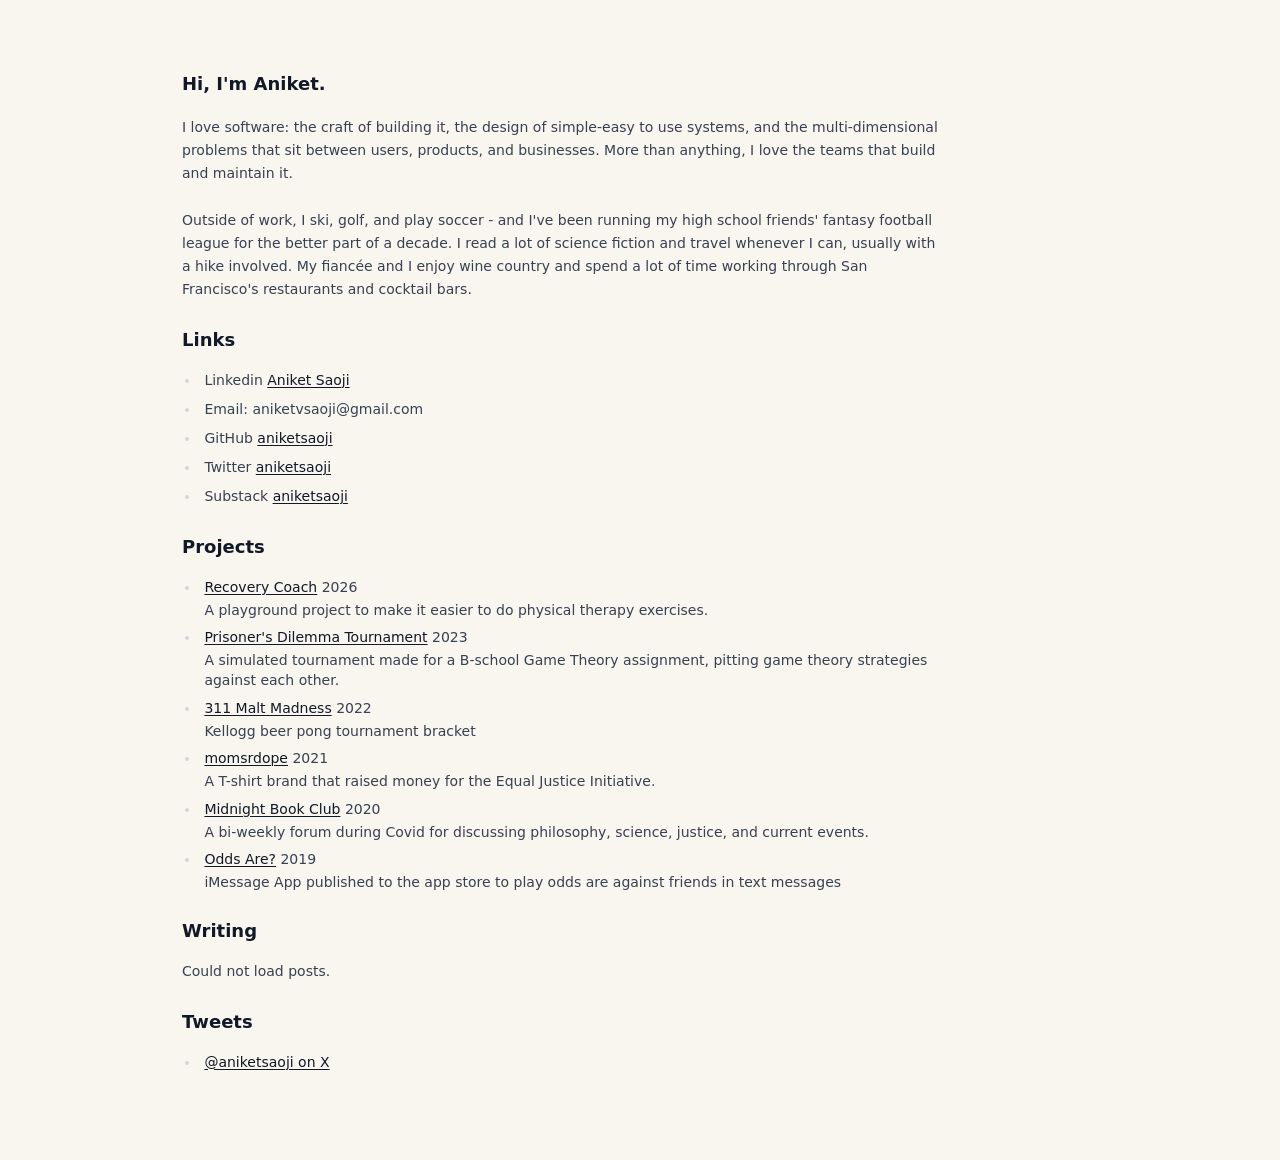
<file: index.html>
<!DOCTYPE html>
<html lang="en">
<head>
  <meta charset="UTF-8">
  <meta name="viewport" content="width=device-width, initial-scale=1.0">
  <title>Aniket Saoji</title>
  <link rel="stylesheet" href="main.css">
</head>
<body class="home">
  <main class="home-container">
    <header class="home-header">
      <h1>Hi, I'm Aniket.</h1>
    </header>

    <section class="home-intro" aria-label="Introduction">
      <p>I love software: the craft of building it, the design of simple-easy to use systems, and the multi-dimensional problems that sit between users, products, and businesses. More than anything, I love the teams that build and maintain it.</p>
      <br>
      <p>Outside of work, I ski, golf, and play soccer - and I've been running my high school friends' fantasy football league for the better part of a decade. I read a lot of science fiction and travel whenever I can, usually with a hike involved. My fiancée and I enjoy wine country and spend a lot of time working through San Francisco's restaurants and cocktail bars.</p>
    </section>
    <section id="links" class="home-section">
      <h2>Links</h2>
      <ul class="link-list">
        <li>Linkedin <a href="https://www.linkedin.com/in/aniket-saoji/">Aniket Saoji</a></li>
        <li>Email: aniketvsaoji@gmail.com</li>
        <li>GitHub <a href="https://github.com/aniketsaoji" target="_blank" rel="noopener">aniketsaoji</a></li>
        <li>Twitter <a href="https://x.com/aniketsaoji" target="_blank" rel="noopener">aniketsaoji</a></li>
        <li>Substack <a href="https://aniketsaoji.substack.com" target="_blank" rel="noopener">aniketsaoji</a></li>
      </ul>
    </section>

    <section id="projects" class="home-section">
      <h2>Projects</h2>
      <ul class="link-list project-list">
        <li>
          <a href="https://aniketsaoji.github.io/recovery-coach/">Recovery Coach</a> <span class="project-year">2026</span>
          <span>A playground project to make it easier to do physical therapy exercises.</span>
        </li>
        <li>
          <a href="prisoner_dilemma_tournament.html">Prisoner's Dilemma Tournament</a> <span class="project-year">2023</span>
          <span>A simulated tournament made for a B-school Game Theory assignment, pitting game theory strategies against each other.</span>
        </li>
        <li>
          <a href="beer-pong.html">311 Malt Madness</a> <span class="project-year">2022</span>
          <span>Kellogg beer pong tournament bracket</span>
        </li>
        <li>
          <a href="https://momsrdope.com" target="_blank" rel="noopener">momsrdope</a> <span class="project-year">2021</span>
          <span>A T-shirt brand that raised money for the Equal Justice Initiative.</span>
        </li>
        <li>
          <a href="https://midnightbook.club" target="_blank" rel="noopener">Midnight Book Club</a> <span class="project-year">2020</span>
          <span>A bi-weekly forum during Covid for discussing philosophy, science, justice, and current events.</span>
        </li>
        <li>
          <a href="https://aniketsaoji.github.io/OddsAre/">Odds Are?</a> <span class="project-year">2019</span>
          <span>iMessage App published to the app store to play odds are against friends in text messages</span>
        </li>
      </ul>
    </section>

    <section id="writing" class="home-section">
      <h2>Writing</h2>
      <div id="substack-posts">Loading posts...</div>
    </section>

    <section class="home-section home-twitter">
      <h2>Tweets</h2>
      <div id="tweets-list"></div>
      <script>
        (async () => {
          const container = document.getElementById('tweets-list');
          try {
            const res = await fetch('tweets.json');
            const tweets = (await res.json()).slice(0, 3);
            if (!tweets.length) {
              container.innerHTML = '<ul class="link-list"><li><a href="https://x.com/aniketsaoji" target="_blank" rel="noopener">@aniketsaoji on X</a></li></ul>';
              return;
            }
            container.innerHTML = `<ul class="link-list tweet-list">${tweets.map(t => {
              const date = t.pubDate ? new Date(t.pubDate).toLocaleDateString('en-US', { month: 'short', day: 'numeric', year: 'numeric' }) : '';
              return `<li>
                <a href="${t.link}" target="_blank" rel="noopener">${t.title}</a>
                ${date ? `<span>${date}</span>` : ''}
              </li>`;
            }).join('')}</ul>`;
          } catch {
            container.innerHTML = '<ul class="link-list"><li><a href="https://x.com/aniketsaoji" target="_blank" rel="noopener">@aniketsaoji on X</a></li></ul>';
          }
        })();
      </script>
    </section>
  </main>

  <script>
    (async () => {
      const rss = encodeURIComponent('https://aniketsaoji.substack.com/feed');
      const url = `https://api.rss2json.com/v1/api.json?rss_url=${rss}`;
      try {
        const res = await fetch(url);
        const data = await res.json();
        const posts = data.items || [];
        const container = document.getElementById('substack-posts');
        if (!posts.length) {
          container.textContent = 'No posts yet.';
          return;
        }
        container.innerHTML = `<ul class="link-list writing-list">${posts.map(p => `
          <li>
            <a href="${p.link}" target="_blank" rel="noopener">${p.title}</a>
            <span>${new Date(p.pubDate).toLocaleDateString('en-US', { month: 'short', day: 'numeric', year: 'numeric' })}</span>
          </li>
        `).join('')}</ul>`;
      } catch {
        document.getElementById('substack-posts').textContent = 'Could not load posts.';
      }
    })();
  </script>
</body>
</html>
</file>
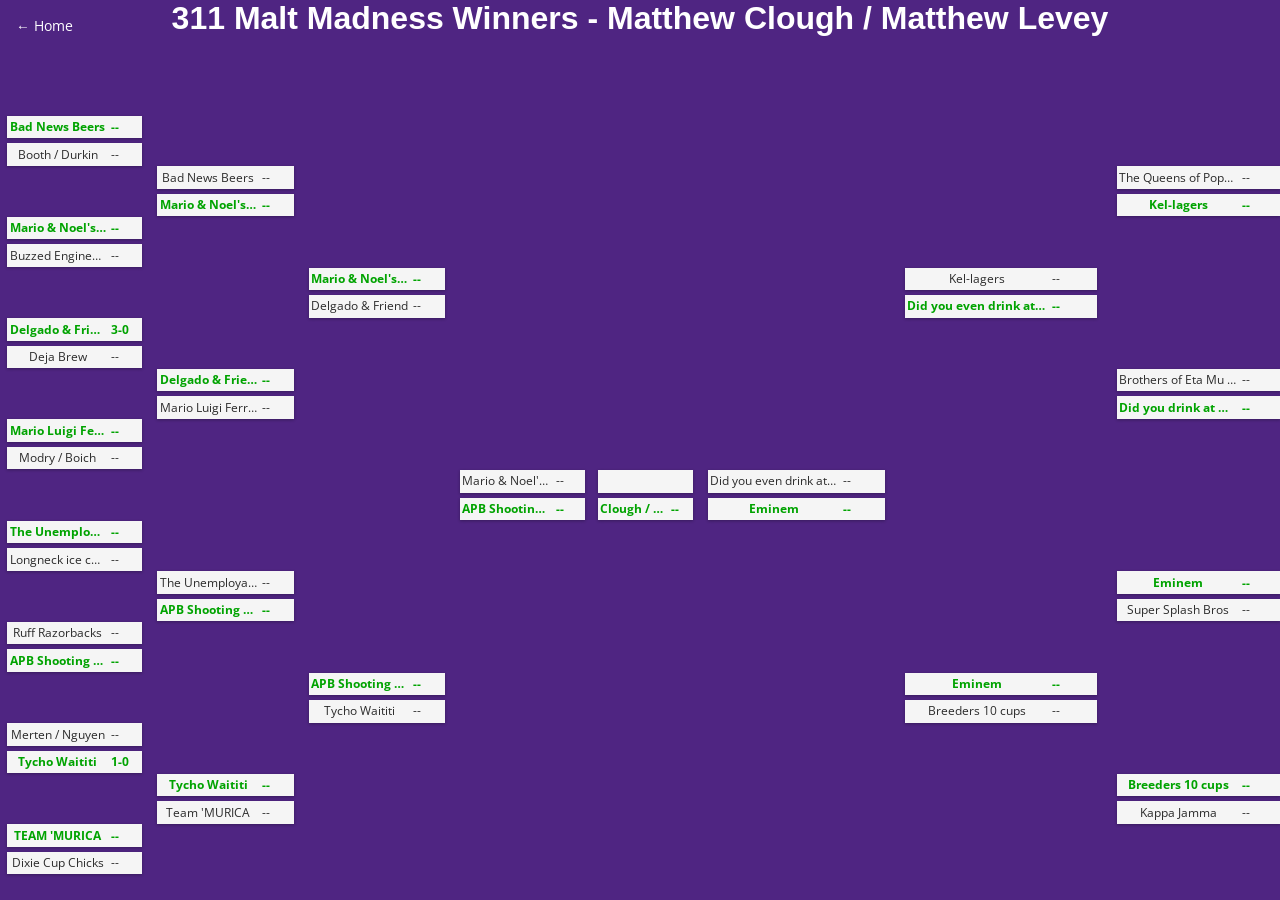
<file: beer-pong.html>
<!DOCTYPE html>
<html lang="en">
<head>
  <link rel="stylesheet" type="text/css" href="main.css">
  <meta name="viewport" content="width=device-width, initial-scale=1.0">
  <title>311 Malt Madness</title>
</head>
<body>
<div class="header">
  <a href="/" style="color:white; font-family:'Open Sans',sans-serif; font-size:0.85rem; text-decoration:none; position:absolute; top:1rem; left:1rem;">&larr; Home</a>
  <h1 style="color:white;">311 Malt Madness Winners - Matthew Clough / Matthew Levey</h1>
</div>
<div class="bracket-container">
  <div class="bracket-level">
      
      <div class="bracket-matchup">
    
      <div class="bracket-team winner">
        <div class="bracket-name">Bad News Beers</div><div class="bracket-score">--</div>
      </div>
      <div class="bracket-team">
        <div class="bracket-name">Booth / Durkin</div><div class="bracket-score">--</div>
      </div>
    </div>
      <div class="bracket-matchup">
      <div class="bracket-team winner">
        <div class="bracket-name">Mario & Noel's fathers</div><div class="bracket-score">--</div>
      </div>
      <div class="bracket-team">
        <div class="bracket-name">Buzzed Engineers</div><div class="bracket-score">--</div>
      </div>
    </div>
      <div class="bracket-matchup">
      <div class="bracket-team winner">
        <div class="bracket-name">Delgado & Friend</div><div class="bracket-score">3-0</div>
      </div>
      <div class="bracket-team">
        <div class="bracket-name">Deja Brew</div><div class="bracket-score">--</div>
      </div>
    </div>
    <div class="bracket-matchup">
      <div class="bracket-team winner">
        <div class="bracket-name">Mario Luigi Ferrari</div><div class="bracket-score">--</div>
      </div>
      <div class="bracket-team">
        <div class="bracket-name">Modry / Boich</div><div class="bracket-score">--</div>
      </div>
    </div>
    <div class="bracket-matchup">
      <div class="bracket-team winner">
        <div class="bracket-name">The Unemployables</div><div class="bracket-score">--</div>
      </div>
      <div class="bracket-team">
        <div class="bracket-name">Longneck ice cold beer</div><div class="bracket-score">--</div>
      </div>
    </div>
    <div class="bracket-matchup">
      <div class="bracket-team">
        <div class="bracket-name">Ruff Razorbacks</div><div class="bracket-score">--</div>
      </div>
      <div class="bracket-team winner">
        <div class="bracket-name">APB Shooting Stars</div><div class="bracket-score">--</div>
      </div>
    </div>
    <div class="bracket-matchup">
      <div class="bracket-team">
        <div class="bracket-name">Merten / Nguyen</div><div class="bracket-score">--</div>
      </div>
      <div class="bracket-team winner">
        <div class="bracket-name">Tycho Waititi</div><div class="bracket-score">1-0</div>
      </div>
    </div>
    <div class="bracket-matchup">
      <div class="bracket-team winner">
        <div class="bracket-name">TEAM 'MURICA</div><div class="bracket-score">--</div>
      </div>
      <div class="bracket-team">
        <div class="bracket-name">Dixie Cup Chicks</div><div class="bracket-score">--</div>
      </div>
    </div>
  </div>
    
  <div class="bracket-level">
      
    <div class="bracket-matchup">
      <div class="bracket-team">
        <div class="bracket-name">Bad News Beers</div><div class="bracket-score">--</div>
      </div>
      <div class="bracket-team winner">
        <div class="bracket-name">Mario & Noel's Fathers</div><div class="bracket-score">--</div>
      </div>
    </div>
    <div class="bracket-matchup">
      <div class="bracket-team winner">
        <div class="bracket-name">Delgado & Friend</div><div class="bracket-score">--</div>
      </div>
      <div class="bracket-team">
        <div class="bracket-name">Mario Luigi Ferrari</div><div class="bracket-score">--</div>
      </div>
    </div>
    <div class="bracket-matchup">
      <div class="bracket-team">
        <div class="bracket-name">The Unemployables</div><div class="bracket-score">--</div>
      </div>
      <div class="bracket-team winner">
        <div class="bracket-name">APB Shooting Stars</div><div class="bracket-score">--</div>
      </div>
    </div>
    <div class="bracket-matchup">
      <div class="bracket-team winner">
        <div class="bracket-name">Tycho Waititi</div><div class="bracket-score">--</div>
      </div>
      <div class="bracket-team">
        <div class="bracket-name">Team 'MURICA</div><div class="bracket-score">--</div>
      </div>
    </div>
  </div>
  <div class="bracket-level">
    
    <div class="bracket-matchup">
      <div class="bracket-team winner">
        <div class="bracket-name">Mario & Noel's Fathers</div>
       <div class="bracket-score">--</div>
      </div>
      <div class="bracket-team">
        <div class="bracket-name">Delgado & Friend</div><div class="bracket-score">--</div>
      </div>
    </div>
    <div class="bracket-matchup">
      <div class="bracket-team winner">
        <div class="bracket-name">APB Shooting Stars</div><div class="bracket-score">--</div>
      </div>
      <div class="bracket-team loser">
        <div class="bracket-name">Tycho Waititi</div><div class="bracket-score">--</div>
      </div>
    </div>
  </div>
  <div class="bracket-level">
      
    <div class="bracket-matchup">
      <div class="bracket-team">
        <div class="bracket-name">Mario & Noel's Father</div><div class="bracket-score">--</div>
      </div>
      <div class="bracket-team winner">
        <div class="bracket-name">APB Shooting Stars</div><div class="bracket-score">--</div>
      </div>
    </div>
  </div>
  <div class="bracket-level">
    
    <div class="bracket-matchup">
      <div class="bracket-team">
        <div class="bracket-name"></div>
        <div class="bracket-score"></div>
      </div>
      <div class="bracket-team winner">
        <div class="bracket-name">Clough / Levey</div>
        <div class="bracket-score">--</div>
      </div>
    </div>
  </div>
  <div class="bracket-level">
    <div class="bracket-matchup">
      <div class="bracket-team">
          <div class="bracket-name">Did you even drink at West Point</div><div class="bracket-score">--</div>
      </div>
      <div class="bracket-team winner">
          <div class="bracket-name">Eminem</div><div class="bracket-score">--</div>
      </div>
    </div>
  </div>
  <div class="bracket-level">
    <div class="bracket-matchup">
      <div class="bracket-team">
          <div class="bracket-name">Kel-lagers</div><div class="bracket-score">--</div>
      </div>
      <div class="bracket-team winner">
          <div class="bracket-name">Did you even drink at West Point</div><div class="bracket-score">--</div>
      </div>
    </div>
    <div class="bracket-matchup">
      <div class="bracket-team winner">
          <div class="bracket-name">Eminem</div><div class="bracket-score">--</div>
      </div>
      <div class="bracket-team">
          <div class="bracket-name">Breeders 10 cups</div><div class="bracket-score">--</div>
      </div>
    </div>
  </div>
  <div class="bracket-level">
    <div class="bracket-matchup">
      <div class="bracket-team">
          <div class="bracket-name">The Queens of Pop-a-shot</div><div class="bracket-score">--</div>
      </div>
      <div class="bracket-team winner">
          <div class="bracket-name">Kel-lagers</div><div class="bracket-score">--</div>
      </div>
    </div>
    <div class="bracket-matchup">
      <div class="bracket-team">
          <div class="bracket-name">Brothers of Eta Mu Alph</div><div class="bracket-score">--</div>
      </div>
      <div class="bracket-team winner">
          <div class="bracket-name">Did you drink at West Point</div><div class="bracket-score">--</div>
      </div>
    </div>
    <div class="bracket-matchup">
      <div class="bracket-team winner">
          <div class="bracket-name">Eminem</div><div class="bracket-score">--</div>
      </div>
      <div class="bracket-team">
          <div class="bracket-name">Super Splash Bros</div><div class="bracket-score">--</div>
      </div>
    </div>
    <div class="bracket-matchup">
      <div class="bracket-team winner">
          <div class="bracket-name">Breeders 10 cups</div><div class="bracket-score">--</div>
      </div>
      <div class="bracket-team">
          <div class="bracket-name">Kappa Jamma</div><div class="bracket-score">--</div>
      </div>
    </div>
  </div>
  <div class="bracket-level">
    <div class="bracket-matchup">
      <div class="bracket-team">
          <div class="bracket-name">Val-beer-ian Steel</div><div class="bracket-score">--</div>
      </div>
      <div class="bracket-team winner">
          <div class="bracket-name">The Queens of Pop-a-shot</div><div class="bracket-score">--</div>
      </div>
    </div>
    <div class="bracket-matchup">
      <div class="bracket-team winner">
          <div class="bracket-name">Kel-lagers</div><div class="bracket-score">--</div>
      </div>
      <div class="bracket-team">
          <div class="bracket-name">Baddies Who Ball 💋🏀</div><div class="bracket-score">--</div>
      </div>
    </div>
    <div class="bracket-matchup">
      <div class="bracket-team">
          <div class="bracket-name">Automatic</div><div class="bracket-score">--</div>
      </div>
      <div class="bracket-team winner">
          <div class="bracket-name">Brothers of Eta Mu Alpha</div><div class="bracket-score">--</div>
      </div>
    </div>
    <div class="bracket-matchup">
      <div class="bracket-team">
          <div class="bracket-name">1% evil, 99% hot gas</div><div class="bracket-score">--</div>
      </div>
      <div class="bracket-team winner">
          <div class="bracket-name">Did you drink at West Point?</div><div class="bracket-score">--</div>
      </div>
    </div>
    <div class="bracket-matchup">
      <div class="bracket-team winner">
          <div class="bracket-name">Eminem</div><div class="bracket-score">--</div>
      </div>
      <div class="bracket-team">
          <div class="bracket-name">Oh Kunaal</div><div class="bracket-score">--</div>
      </div>
    </div>
        <div class="bracket-matchup">
      <div class="bracket-team">
          <div class="bracket-name">Brew-talize n' Que up the next</div><div class="bracket-score">--</div>
      </div>
      <div class="bracket-team winner">
          <div class="bracket-name">Super Splash Bros</div><div class="bracket-score">--</div>
      </div>
    </div>
    <div class="bracket-matchup">
      <div class="bracket-team">
          <div class="bracket-name">That don't impress me much</div><div class="bracket-score">--</div>
      </div>
      <div class="bracket-team winner">
          <div class="bracket-name">Breeders 10 cups</div><div class="bracket-score">--</div>

      </div>
    </div>
    <div class="bracket-matchup">
      <div class="bracket-team">
          <div class="bracket-name">Simcoe Mode</div><div class="bracket-score">--</div>
      </div>
      <div class="bracket-team winner">
          <div class="bracket-name">Kappa Jamma</div><div class="bracket-score">--</div>
      </div>
    </div>
  </div>
</div>
    </html>
</file>
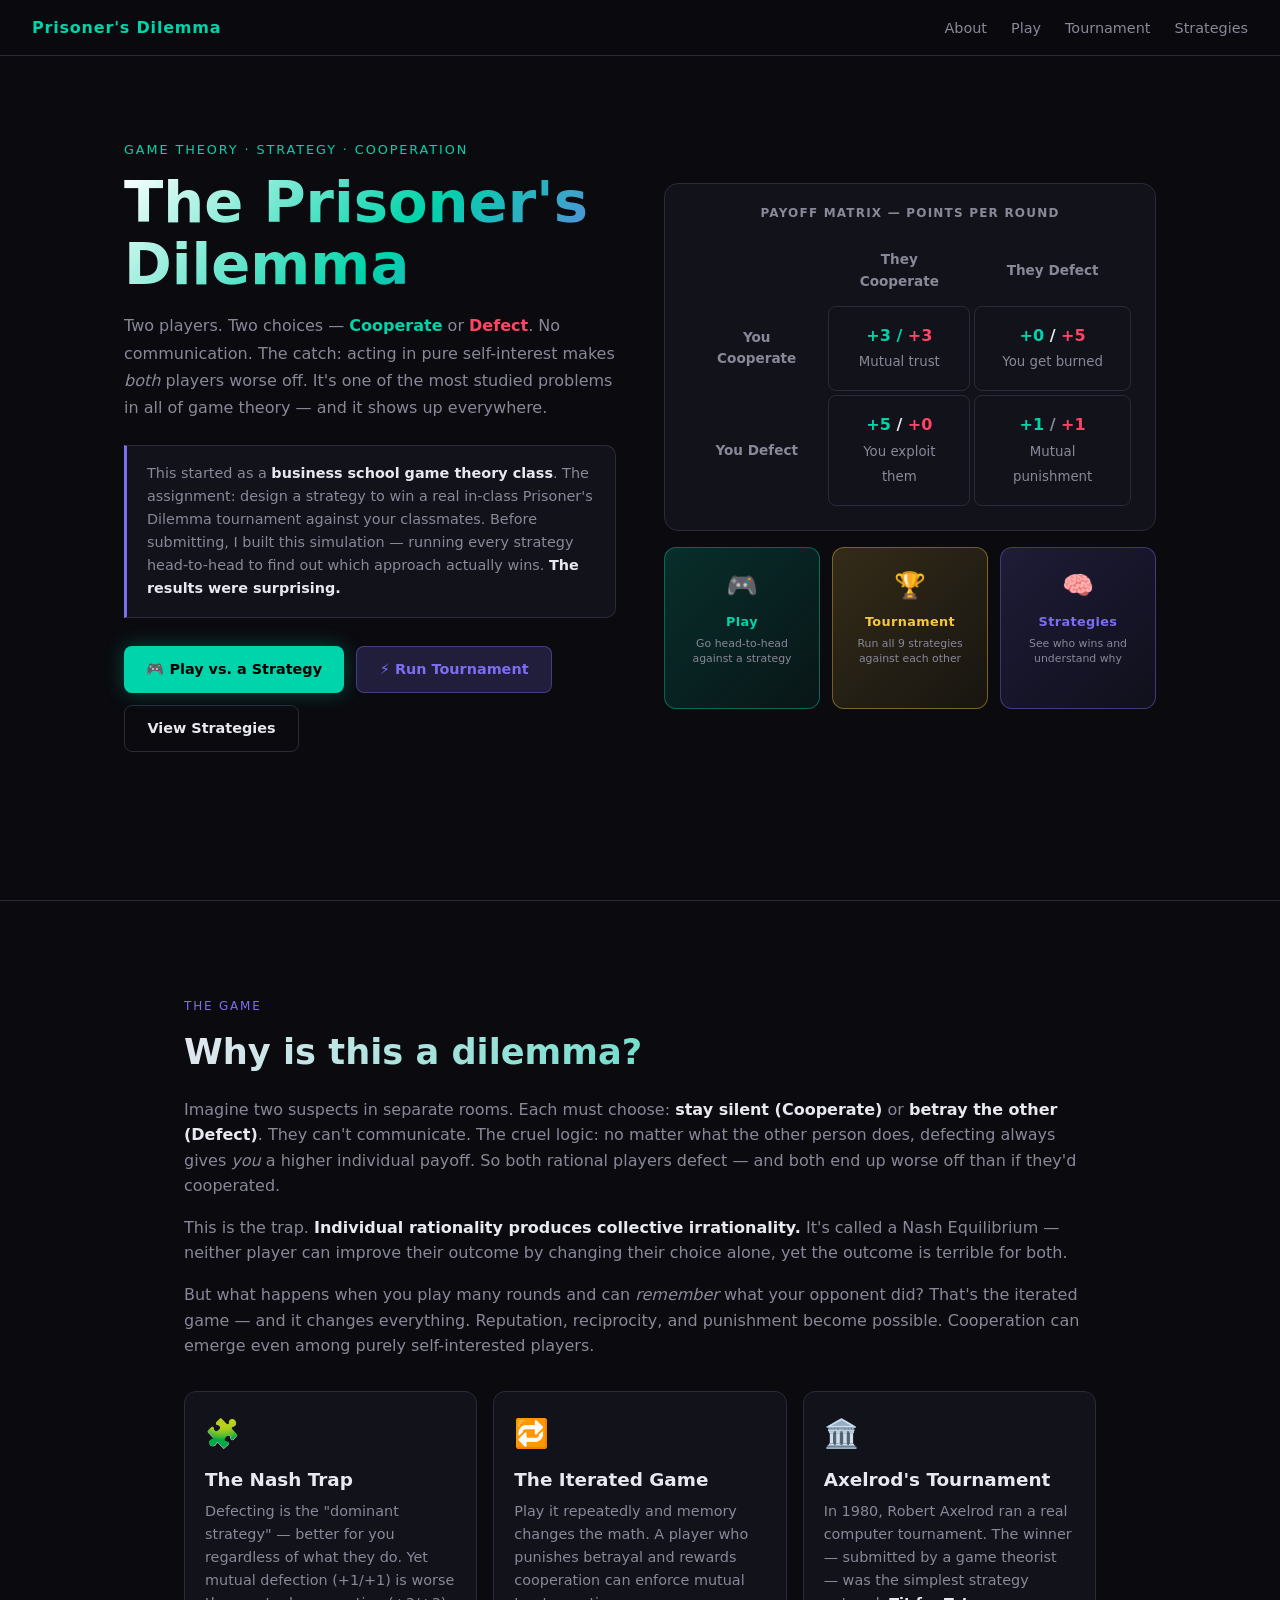
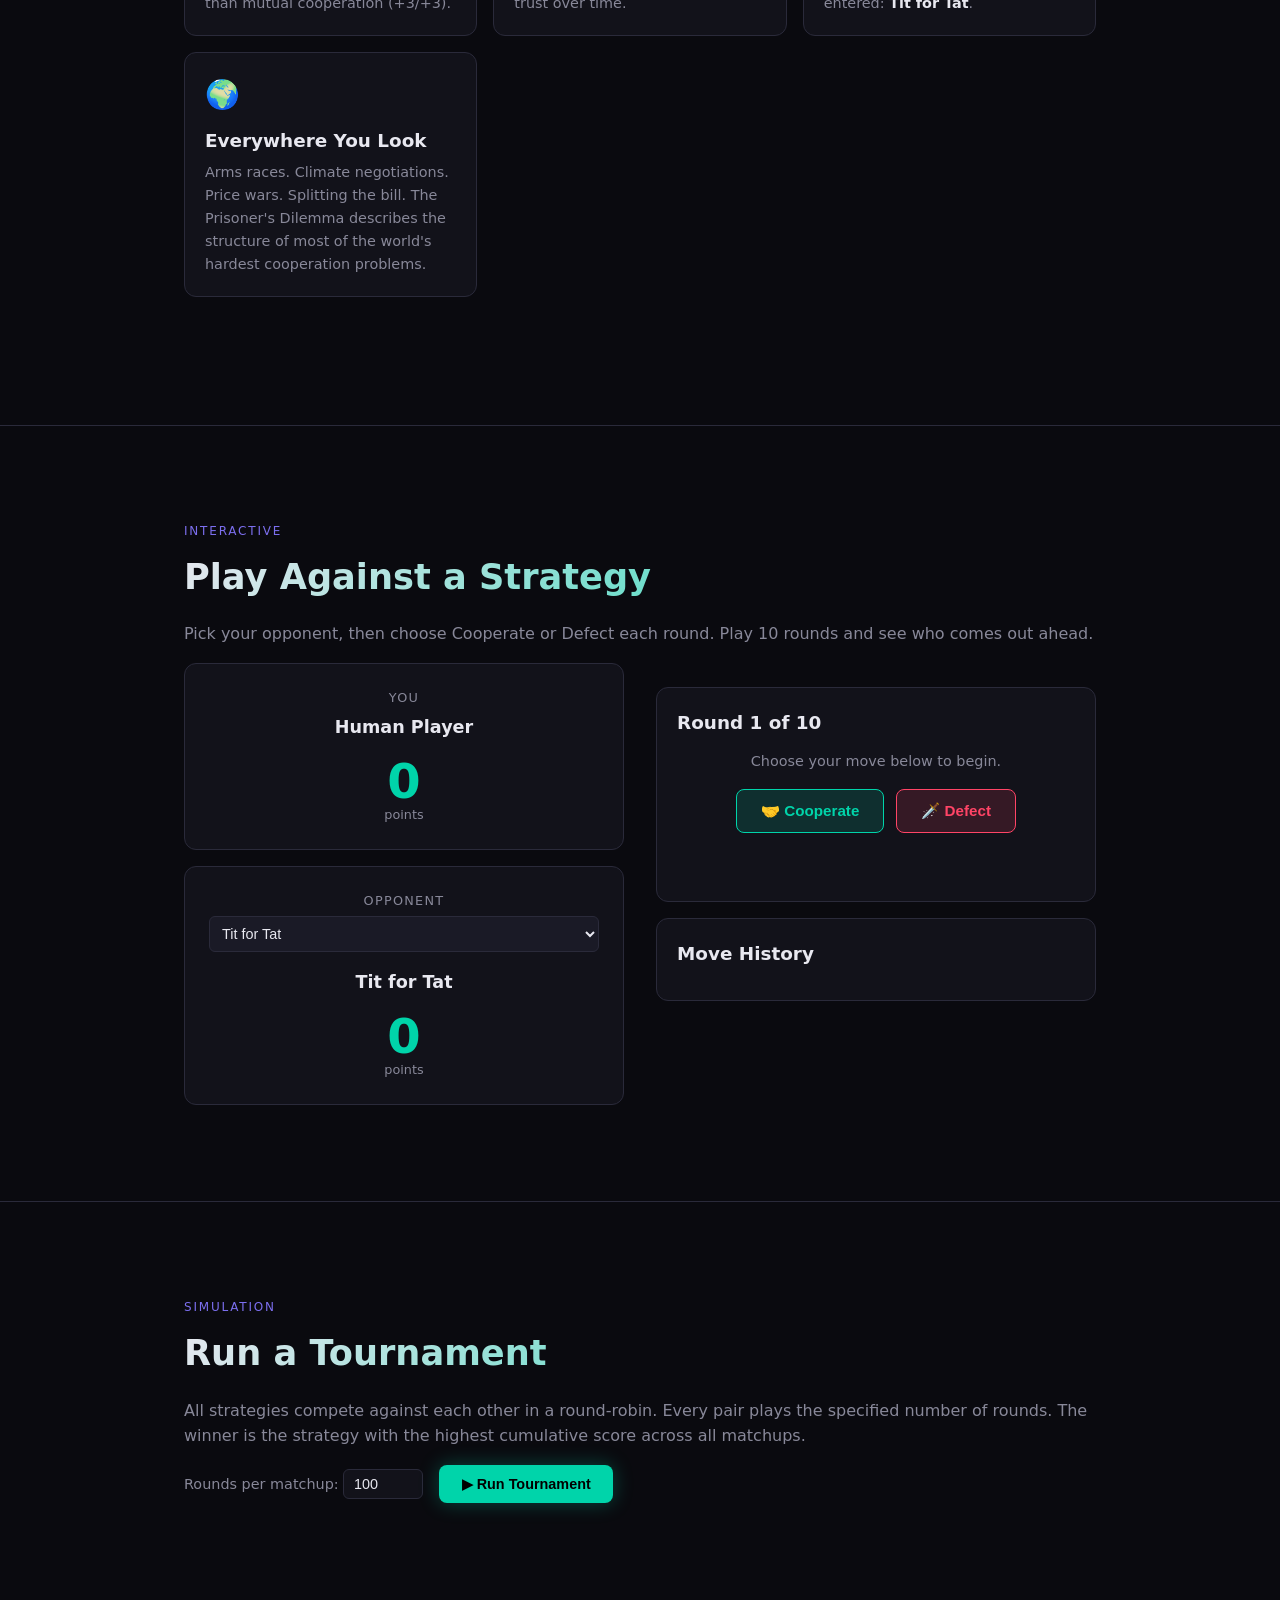
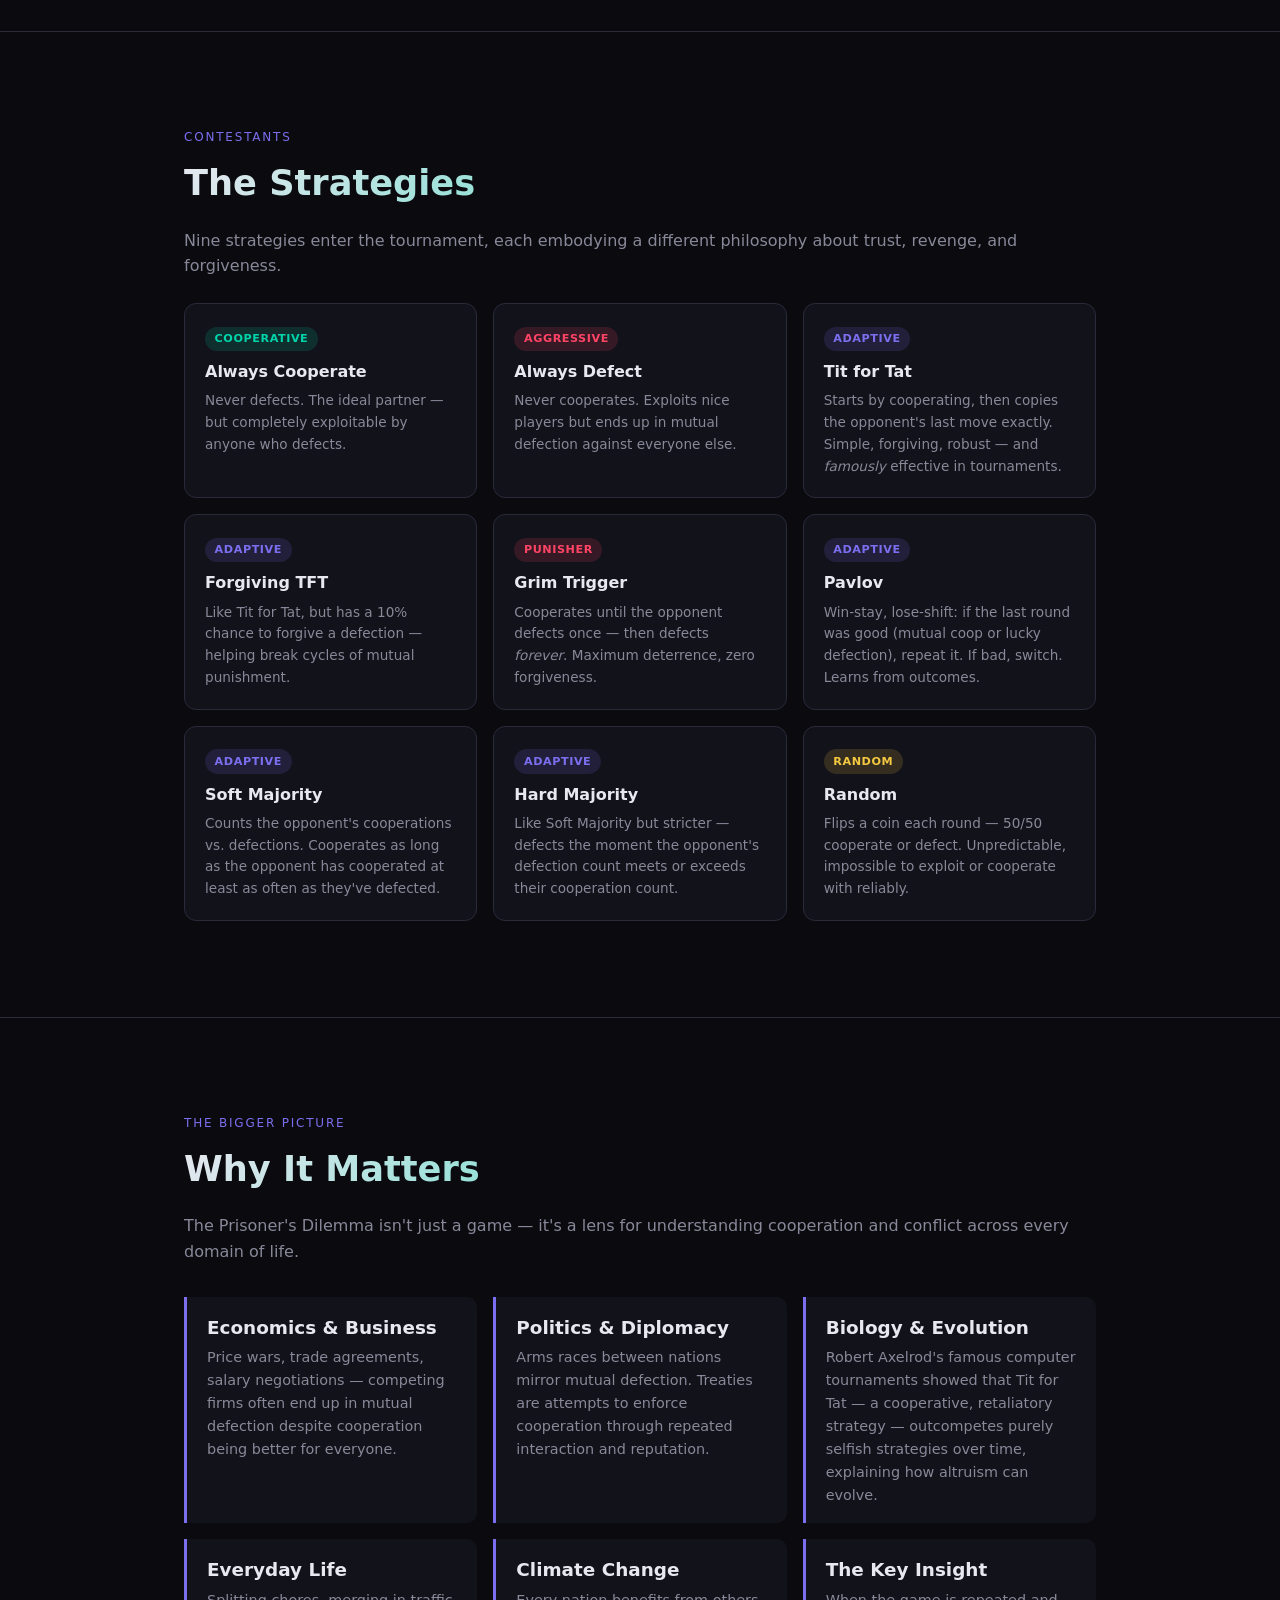
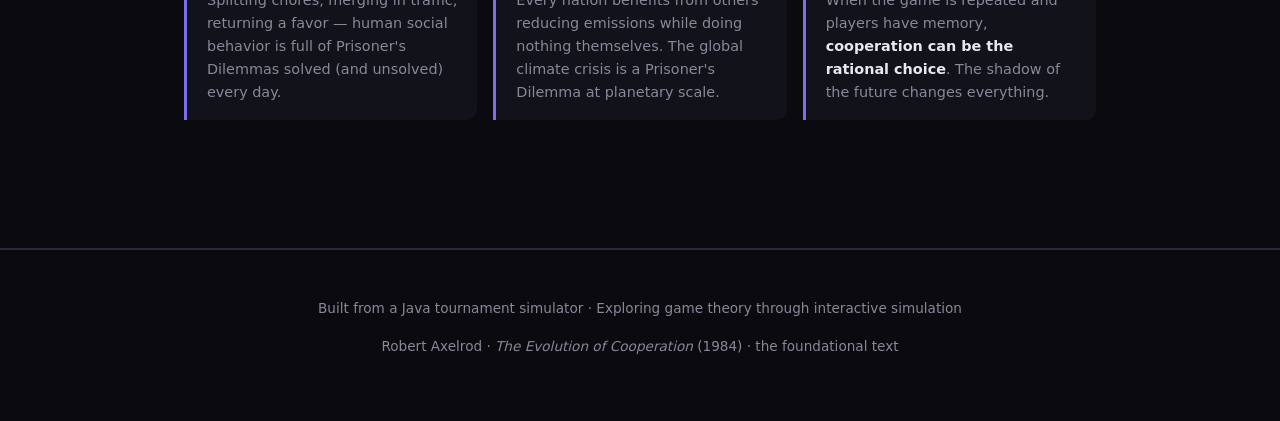
<file: prisoner_dilemma_tournament.html>
<!DOCTYPE html>
<html lang="en">
<head>
<meta charset="UTF-8" />
<meta name="viewport" content="width=device-width, initial-scale=1.0" />
<title>The Prisoner's Dilemma</title>
<style>
  :root {
    --bg: #0a0a0f;
    --surface: #12121a;
    --surface2: #1a1a26;
    --border: #2a2a3a;
    --coop: #00d4aa;
    --defect: #ff4466;
    --accent: #7c6fef;
    --text: #e8e8f0;
    --muted: #888899;
    --gold: #f5c842;
  }

  * { box-sizing: border-box; margin: 0; padding: 0; }

  body {
    background: var(--bg);
    color: var(--text);
    font-family: 'Segoe UI', system-ui, sans-serif;
    line-height: 1.6;
  }

  /* ─── NAVBAR ─── */
  nav {
    position: fixed; top: 0; left: 0; right: 0; z-index: 100;
    background: rgba(10,10,15,0.85);
    backdrop-filter: blur(10px);
    border-bottom: 1px solid var(--border);
    display: flex; align-items: center; justify-content: space-between;
    padding: 0 2rem; height: 56px;
  }
  nav .logo { font-weight: 700; font-size: 1rem; color: var(--coop); letter-spacing: 0.05em; }
  nav ul { list-style: none; display: flex; gap: 1.5rem; }
  nav ul a { color: var(--muted); text-decoration: none; font-size: 0.9rem; transition: color 0.2s; }
  nav ul a:hover { color: var(--text); }

  /* ─── SECTIONS ─── */
  section { padding: 6rem 1.5rem; max-width: 960px; margin: 0 auto; }
  section:first-of-type { padding-top: 8rem; }

  h2 {
    font-size: clamp(1.6rem, 4vw, 2.2rem);
    font-weight: 700; margin-bottom: 1rem;
    background: linear-gradient(135deg, var(--text) 0%, var(--coop) 100%);
    -webkit-background-clip: text; -webkit-text-fill-color: transparent;
  }
  h3 { font-size: 1.15rem; font-weight: 600; margin-bottom: 0.5rem; }
  p { color: var(--muted); margin-bottom: 1rem; }
  p strong { color: var(--text); }

  /* ─── HERO ─── */
  #hero {
    min-height: 100vh;
    padding: 56px 1.5rem 4rem;
    max-width: 1080px;
    margin: 0 auto;
    display: grid;
    grid-template-columns: 1fr 1fr;
    gap: 3rem;
    align-items: center;
  }
  @media (max-width: 760px) {
    #hero { grid-template-columns: 1fr; padding-top: 72px; }
    #hero .hero-right { display: none; }
  }
  #hero .eyebrow {
    font-size: 0.8rem; letter-spacing: 0.15em; text-transform: uppercase;
    color: var(--coop); margin-bottom: 0.75rem; display: block;
  }
  #hero h1 {
    font-size: clamp(2.2rem, 5vw, 3.6rem);
    font-weight: 800; line-height: 1.08;
    background: linear-gradient(135deg, #fff 0%, var(--coop) 55%, var(--accent) 100%);
    -webkit-background-clip: text; -webkit-text-fill-color: transparent;
    margin-bottom: 1rem;
  }
  #hero .subtitle {
    font-size: 1rem; color: var(--muted); margin-bottom: 1.5rem; line-height: 1.7;
  }
  .origin-box {
    background: var(--surface); border: 1px solid var(--border);
    border-left: 3px solid var(--accent);
    border-radius: 0 10px 10px 0;
    padding: 1rem 1.25rem; margin-bottom: 1.75rem;
    font-size: 0.9rem; color: var(--muted); line-height: 1.6;
  }
  .origin-box strong { color: var(--text); }
  .hero-btns { display: flex; gap: 0.75rem; flex-wrap: wrap; }
  .btn {
    padding: 0.7rem 1.4rem; border-radius: 8px; font-size: 0.9rem;
    font-weight: 600; cursor: pointer; border: none; text-decoration: none;
    transition: transform 0.15s, box-shadow 0.15s;
    display: inline-flex; align-items: center; gap: 0.4rem;
  }
  .btn:active { transform: scale(0.97); }
  .btn-primary {
    background: var(--coop); color: #000;
    box-shadow: 0 0 20px rgba(0,212,170,0.3);
  }
  .btn-primary:hover { box-shadow: 0 0 32px rgba(0,212,170,0.5); }
  .btn-accent {
    background: rgba(124,111,239,0.2); color: var(--accent);
    border: 1px solid rgba(124,111,239,0.4);
  }
  .btn-accent:hover { background: rgba(124,111,239,0.35); }
  .btn-outline {
    background: transparent; color: var(--text);
    border: 1px solid var(--border);
  }
  .btn-outline:hover { border-color: var(--coop); color: var(--coop); }

  /* hero right panel */
  .hero-right { display: flex; flex-direction: column; gap: 1rem; }
  .hero-matrix-wrap {
    background: var(--surface); border: 1px solid var(--border);
    border-radius: 14px; padding: 1.25rem;
  }
  .hero-matrix-wrap h4 {
    font-size: 0.75rem; letter-spacing: 0.1em; text-transform: uppercase;
    color: var(--muted); margin-bottom: 0.75rem; text-align: center;
  }
  .hero-cta-trio { display: grid; grid-template-columns: 1fr 1fr 1fr; gap: 0.75rem; }
  .trio-card {
    position: relative; overflow: hidden;
    border-radius: 12px; padding: 1.1rem 0.75rem 1rem; text-align: center;
    text-decoration: none;
    display: block; cursor: pointer;
    transition: transform 0.2s, box-shadow 0.2s;
  }
  .trio-card::before {
    content: ''; position: absolute; inset: 0;
    opacity: 0; transition: opacity 0.25s;
    border-radius: 12px;
  }
  .trio-card:hover { transform: translateY(-3px); }
  .trio-card:active { transform: scale(0.97); }

  .trio-card.t-play {
    background: linear-gradient(135deg, rgba(0,212,170,0.18) 0%, rgba(0,212,170,0.06) 100%);
    border: 1px solid rgba(0,212,170,0.4);
    box-shadow: 0 0 0 rgba(0,212,170,0);
  }
  .trio-card.t-play:hover {
    box-shadow: 0 6px 24px rgba(0,212,170,0.25);
    border-color: var(--coop);
  }
  .trio-card.t-play .trio-label { color: var(--coop); }
  .trio-card.t-play .trio-arrow { color: var(--coop); }

  .trio-card.t-tournament {
    background: linear-gradient(135deg, rgba(245,200,66,0.18) 0%, rgba(245,200,66,0.06) 100%);
    border: 1px solid rgba(245,200,66,0.4);
  }
  .trio-card.t-tournament:hover {
    box-shadow: 0 6px 24px rgba(245,200,66,0.2);
    border-color: var(--gold);
  }
  .trio-card.t-tournament .trio-label { color: var(--gold); }
  .trio-card.t-tournament .trio-arrow { color: var(--gold); }

  .trio-card.t-strats {
    background: linear-gradient(135deg, rgba(124,111,239,0.18) 0%, rgba(124,111,239,0.06) 100%);
    border: 1px solid rgba(124,111,239,0.4);
  }
  .trio-card.t-strats:hover {
    box-shadow: 0 6px 24px rgba(124,111,239,0.2);
    border-color: var(--accent);
  }
  .trio-card.t-strats .trio-label { color: var(--accent); }
  .trio-card.t-strats .trio-arrow { color: var(--accent); }

  .trio-card .trio-icon { font-size: 1.6rem; margin-bottom: 0.35rem; display: block; }
  .trio-card .trio-label { font-size: 0.8rem; font-weight: 800; display: block; letter-spacing: 0.03em; margin-bottom: 0.2rem; }
  .trio-card .trio-sub { font-size: 0.68rem; color: var(--muted); display: block; line-height: 1.4; }
  .trio-card .trio-arrow { font-size: 0.7rem; margin-top: 0.5rem; display: block; opacity: 0; transform: translateX(-4px); transition: opacity 0.2s, transform 0.2s; }
  .trio-card:hover .trio-arrow { opacity: 1; transform: translateX(0); }

  @keyframes bounce {
    0%,100% { transform: translateY(0); }
    50% { transform: translateY(6px); }
  }

  /* ─── DIVIDER ─── */
  .divider { border: none; border-top: 1px solid var(--border); margin: 0; }

  /* ─── PAYOFF MATRIX ─── */
  .matrix-wrap { overflow-x: auto; margin: 2rem 0; }
  table.matrix {
    border-collapse: separate; border-spacing: 4px;
    margin: 0 auto; min-width: 340px;
  }
  table.matrix th {
    padding: 0.6rem 1.2rem; font-size: 0.85rem;
    color: var(--muted); font-weight: 600; text-align: center;
  }
  table.matrix td {
    padding: 1rem 1.5rem; border-radius: 8px; text-align: center;
    font-weight: 700; font-size: 1rem;
    border: 1px solid var(--border); background: var(--surface);
  }
  td.cc { border-color: var(--coop); color: var(--coop); }
  td.cd { border-color: var(--defect); }
  td.dc { border-color: var(--defect); }
  td.dd { border-color: var(--muted); color: var(--muted); }
  td .p1 { color: var(--coop); }
  td .p2 { color: var(--defect); }
  .matrix-label { font-size: 0.8rem; color: var(--muted); text-align: center; margin-top: 0.5rem; }

  /* ─── INFO CARDS ─── */
  .card-grid { display: grid; grid-template-columns: repeat(auto-fit, minmax(220px, 1fr)); gap: 1rem; margin: 2rem 0; }
  .card {
    background: var(--surface); border: 1px solid var(--border);
    border-radius: 12px; padding: 1.25rem;
    transition: border-color 0.2s;
  }
  .card:hover { border-color: var(--accent); }
  .card .icon { font-size: 1.75rem; margin-bottom: 0.5rem; }
  .card h3 { color: var(--text); margin-bottom: 0.35rem; }
  .card p { font-size: 0.9rem; margin: 0; }

  /* ─── PLAY SECTION ─── */
  .play-container {
    display: grid; grid-template-columns: 1fr 1fr; gap: 2rem;
    align-items: start;
  }
  @media (max-width: 680px) { .play-container { grid-template-columns: 1fr; } }

  .player-card {
    background: var(--surface); border: 1px solid var(--border);
    border-radius: 12px; padding: 1.5rem; text-align: center;
  }
  .player-card .player-label { font-size: 0.8rem; letter-spacing: 0.1em; text-transform: uppercase; color: var(--muted); margin-bottom: 0.25rem; }
  .player-card .player-name { font-size: 1.1rem; font-weight: 700; margin-bottom: 1rem; }
  .player-card .score-big { font-size: 3rem; font-weight: 800; color: var(--coop); line-height: 1; }
  .player-card .score-label { font-size: 0.8rem; color: var(--muted); }
  .player-card select {
    width: 100%; padding: 0.5rem; background: var(--surface2);
    border: 1px solid var(--border); border-radius: 6px; color: var(--text);
    font-size: 0.9rem; margin-bottom: 1rem; cursor: pointer;
  }

  .move-btns { display: flex; gap: 0.75rem; justify-content: center; margin-top: 1rem; }
  .btn-coop {
    background: rgba(0,212,170,0.15); color: var(--coop);
    border: 1px solid var(--coop); padding: 0.75rem 1.5rem;
    border-radius: 8px; font-weight: 700; cursor: pointer; font-size: 0.95rem;
    transition: background 0.2s;
  }
  .btn-coop:hover { background: rgba(0,212,170,0.3); }
  .btn-defect {
    background: rgba(255,68,102,0.15); color: var(--defect);
    border: 1px solid var(--defect); padding: 0.75rem 1.5rem;
    border-radius: 8px; font-weight: 700; cursor: pointer; font-size: 0.95rem;
    transition: background 0.2s;
  }
  .btn-defect:hover { background: rgba(255,68,102,0.3); }
  .btn-coop:disabled, .btn-defect:disabled { opacity: 0.4; cursor: not-allowed; }

  .round-info {
    background: var(--surface); border: 1px solid var(--border);
    border-radius: 12px; padding: 1.25rem; margin-top: 1.5rem;
  }
  .round-info h3 { margin-bottom: 0.75rem; }
  #round-log {
    font-family: monospace; font-size: 0.85rem;
    max-height: 200px; overflow-y: auto;
    display: flex; flex-direction: column-reverse; gap: 2px;
  }
  .log-row {
    display: flex; align-items: center; gap: 0.75rem;
    padding: 0.3rem 0.5rem; border-radius: 4px;
    background: var(--surface2);
  }
  .log-round { color: var(--muted); min-width: 28px; }
  .move-c { color: var(--coop); font-weight: 700; }
  .move-d { color: var(--defect); font-weight: 700; }
  .log-pts { margin-left: auto; color: var(--muted); font-size: 0.8rem; }

  .outcome-flash {
    text-align: center; margin-top: 1rem; min-height: 2rem;
    font-weight: 700; font-size: 1.1rem; transition: opacity 0.4s;
  }
  .game-over-banner {
    background: var(--surface2); border: 1px solid var(--border);
    border-radius: 10px; padding: 1.25rem; text-align: center; margin-top: 1rem;
  }
  .game-over-banner .result-emoji { font-size: 2.5rem; }
  .game-over-banner .result-text { font-size: 1.1rem; font-weight: 700; margin: 0.5rem 0 0.25rem; }
  .game-over-banner .result-sub { font-size: 0.9rem; color: var(--muted); }

  /* ─── TOURNAMENT ─── */
  .tournament-controls { display: flex; gap: 1rem; align-items: center; flex-wrap: wrap; margin-bottom: 2rem; }
  .tournament-controls label { color: var(--muted); font-size: 0.9rem; }
  .tournament-controls input[type=number] {
    width: 80px; padding: 0.4rem 0.6rem; background: var(--surface);
    border: 1px solid var(--border); border-radius: 6px; color: var(--text); font-size: 0.9rem;
  }

  #tournament-results { display: none; }
  .t-result-row {
    display: flex; align-items: center; gap: 0.75rem;
    padding: 0.5rem 0; border-bottom: 1px solid var(--border);
    animation: fadeSlide 0.3s ease both;
  }
  @keyframes fadeSlide { from { opacity:0; transform:translateX(-8px); } to { opacity:1; transform:none; } }
  .t-rank { min-width: 28px; text-align: right; color: var(--muted); font-size: 0.85rem; font-weight: 700; }
  .t-rank.gold { color: var(--gold); }
  .t-rank.silver { color: #aaa; }
  .t-rank.bronze { color: #cd7f32; }
  .t-name { min-width: 180px; font-weight: 600; }
  .t-bar-wrap { flex: 1; background: var(--surface2); border-radius: 4px; height: 10px; overflow: hidden; }
  .t-bar { height: 100%; background: var(--coop); border-radius: 4px; width: 0; transition: width 0.6s ease; }
  .t-pct { min-width: 52px; text-align: right; font-size: 0.9rem; font-weight: 700; color: var(--coop); }
  .t-pts { min-width: 90px; text-align: right; font-size: 0.8rem; color: var(--muted); }

  .matchup-grid {
    display: grid;
    gap: 2px;
    margin-top: 2rem;
    overflow-x: auto;
  }
  .matchup-cell {
    width: 28px; height: 28px; border-radius: 3px;
    display: flex; align-items: center; justify-content: center;
    font-size: 0.55rem; font-weight: 700; cursor: default;
    transition: transform 0.1s;
  }
  .matchup-cell:hover { transform: scale(1.3); z-index: 1; }
  .matchup-header { font-size: 0.6rem; color: var(--muted); writing-mode: vertical-lr; transform: rotate(180deg); text-align: center; padding: 4px 0; }

  /* ─── STRATEGIES ─── */
  .strategy-grid { display: grid; grid-template-columns: repeat(auto-fill, minmax(260px, 1fr)); gap: 1rem; margin-top: 1.5rem; }
  .strat-card {
    background: var(--surface); border: 1px solid var(--border);
    border-radius: 12px; padding: 1.25rem;
    transition: border-color 0.2s, transform 0.15s;
  }
  .strat-card:hover { border-color: var(--accent); transform: translateY(-2px); }
  .strat-tag {
    display: inline-block; font-size: 0.7rem; font-weight: 700;
    padding: 0.2rem 0.6rem; border-radius: 20px; margin-bottom: 0.5rem;
    text-transform: uppercase; letter-spacing: 0.05em;
  }
  .tag-coop { background: rgba(0,212,170,0.15); color: var(--coop); }
  .tag-defect { background: rgba(255,68,102,0.15); color: var(--defect); }
  .tag-adaptive { background: rgba(124,111,239,0.15); color: var(--accent); }
  .tag-random { background: rgba(245,200,66,0.15); color: var(--gold); }
  .strat-card h3 { font-size: 1rem; margin-bottom: 0.35rem; }
  .strat-card p { font-size: 0.85rem; margin: 0; }

  /* ─── WHY IT MATTERS ─── */
  .why-grid { display: grid; grid-template-columns: repeat(auto-fit, minmax(240px, 1fr)); gap: 1rem; margin: 2rem 0; }
  .why-card {
    border-left: 3px solid var(--accent);
    padding: 1rem 1.25rem;
    background: var(--surface);
    border-radius: 0 10px 10px 0;
  }
  .why-card h3 { color: var(--text); margin-bottom: 0.25rem; }
  .why-card p { font-size: 0.9rem; margin: 0; }

  /* ─── FOOTER ─── */
  footer {
    text-align: center; padding: 3rem 1.5rem;
    border-top: 1px solid var(--border);
    color: var(--muted); font-size: 0.85rem;
  }
  footer a { color: var(--accent); text-decoration: none; }

  /* ─── MISC ─── */
  .tag-line {
    display: inline-block; background: rgba(124,111,239,0.15);
    border: 1px solid rgba(124,111,239,0.3);
    color: var(--accent); padding: 0.3rem 0.9rem;
    border-radius: 20px; font-size: 0.85rem; margin-bottom: 2.5rem;
  }
  .section-label {
    font-size: 0.75rem; letter-spacing: 0.15em; text-transform: uppercase;
    color: var(--accent); margin-bottom: 0.5rem;
  }

  #play-status { text-align: center; color: var(--muted); font-size: 0.9rem; margin-top: 0.5rem; }
</style>
</head>
<body>

<!-- NAV -->
<nav>
  <span class="logo">Prisoner's Dilemma</span>
  <ul>
    <li><a href="#about">About</a></li>
    <li><a href="#play">Play</a></li>
    <li><a href="#tournament">Tournament</a></li>
    <li><a href="#strategies">Strategies</a></li>
  </ul>
</nav>

<!-- HERO -->
<section id="hero">
  <!-- LEFT: story + CTAs -->
  <div class="hero-left">
    <span class="eyebrow">Game Theory · Strategy · Cooperation</span>
    <h1>The Prisoner's<br>Dilemma</h1>
    <p class="subtitle">
      Two players. Two choices — <strong style="color:var(--coop)">Cooperate</strong> or <strong style="color:var(--defect)">Defect</strong>.
      No communication. The catch: acting in pure self-interest makes <em>both</em> players worse off.
      It's one of the most studied problems in all of game theory — and it shows up everywhere.
    </p>

    <div class="origin-box">
      This started as a <strong>business school game theory class</strong>. The assignment: design
      a strategy to win a real in-class Prisoner's Dilemma tournament against your classmates.
      Before submitting, I built this simulation — running every strategy head-to-head to find out
      which approach actually wins. <strong>The results were surprising.</strong>
    </div>

    <div class="hero-btns">
      <a class="btn btn-primary" href="#play">🎮 Play vs. a Strategy</a>
      <a class="btn btn-accent" href="#tournament">⚡ Run Tournament</a>
      <a class="btn btn-outline" href="#strategies">View Strategies</a>
    </div>
  </div>

  <!-- RIGHT: matrix + quick-nav tiles -->
  <div class="hero-right">
    <div class="hero-matrix-wrap">
      <h4>Payoff Matrix — Points per Round</h4>
      <table class="matrix" style="width:100%">
        <tr>
          <th></th>
          <th>They Cooperate</th>
          <th>They Defect</th>
        </tr>
        <tr>
          <th>You Cooperate</th>
          <td class="cc"><span class="p1">+3</span> / <span class="p2">+3</span><br><small style="color:var(--muted);font-weight:400">Mutual trust</small></td>
          <td class="cd"><span class="p1">+0</span> / <span class="p2">+5</span><br><small style="color:var(--muted);font-weight:400">You get burned</small></td>
        </tr>
        <tr>
          <th>You Defect</th>
          <td class="dc"><span class="p1">+5</span> / <span class="p2">+0</span><br><small style="color:var(--muted);font-weight:400">You exploit them</small></td>
          <td class="dd"><span class="p1">+1</span> / <span class="p2">+1</span><br><small style="color:var(--muted);font-weight:400">Mutual punishment</small></td>
        </tr>
      </table>
    </div>

    <div class="hero-cta-trio">
      <a class="trio-card t-play" href="#play">
        <span class="trio-icon">🎮</span>
        <span class="trio-label">Play</span>
        <span class="trio-sub">Go head-to-head against a strategy</span>
        <span class="trio-arrow">→ Start now</span>
      </a>
      <a class="trio-card t-tournament" href="#tournament">
        <span class="trio-icon">🏆</span>
        <span class="trio-label">Tournament</span>
        <span class="trio-sub">Run all 9 strategies against each other</span>
        <span class="trio-arrow">→ Run it</span>
      </a>
      <a class="trio-card t-strats" href="#strategies">
        <span class="trio-icon">🧠</span>
        <span class="trio-label">Strategies</span>
        <span class="trio-sub">See who wins and understand why</span>
        <span class="trio-arrow">→ Explore</span>
      </a>
    </div>
  </div>
</section>

<hr class="divider">

<!-- ABOUT -->
<section id="about">
  <p class="section-label">The Game</p>
  <h2>Why is this a dilemma?</h2>
  <p>
    Imagine two suspects in separate rooms. Each must choose: <strong>stay silent (Cooperate)</strong> or
    <strong>betray the other (Defect)</strong>. They can't communicate. The cruel logic: no matter what the
    other person does, defecting always gives <em>you</em> a higher individual payoff. So both rational
    players defect — and both end up worse off than if they'd cooperated.
  </p>
  <p>
    This is the trap. <strong>Individual rationality produces collective irrationality.</strong>
    It's called a Nash Equilibrium — neither player can improve their outcome by changing their choice alone,
    yet the outcome is terrible for both.
  </p>
  <p>
    But what happens when you play many rounds and can <em>remember</em> what your opponent did? That's the
    iterated game — and it changes everything. Reputation, reciprocity, and punishment become possible.
    Cooperation can emerge even among purely self-interested players.
  </p>

  <div class="card-grid">
    <div class="card">
      <div class="icon">🧩</div>
      <h3>The Nash Trap</h3>
      <p>Defecting is the "dominant strategy" — better for you regardless of what they do. Yet mutual defection (+1/+1) is worse than mutual cooperation (+3/+3).</p>
    </div>
    <div class="card">
      <div class="icon">🔁</div>
      <h3>The Iterated Game</h3>
      <p>Play it repeatedly and memory changes the math. A player who punishes betrayal and rewards cooperation can enforce mutual trust over time.</p>
    </div>
    <div class="card">
      <div class="icon">🏛️</div>
      <h3>Axelrod's Tournament</h3>
      <p>In 1980, Robert Axelrod ran a real computer tournament. The winner — submitted by a game theorist — was the simplest strategy entered: <strong>Tit for Tat</strong>.</p>
    </div>
    <div class="card">
      <div class="icon">🌍</div>
      <h3>Everywhere You Look</h3>
      <p>Arms races. Climate negotiations. Price wars. Splitting the bill. The Prisoner's Dilemma describes the structure of most of the world's hardest cooperation problems.</p>
    </div>
  </div>
</section>

<hr class="divider">

<!-- PLAY -->
<section id="play">
  <p class="section-label">Interactive</p>
  <h2>Play Against a Strategy</h2>
  <p>Pick your opponent, then choose Cooperate or Defect each round. Play 10 rounds and see who comes out ahead.</p>

  <div class="play-container">
    <div>
      <div class="player-card" id="player-you">
        <div class="player-label">You</div>
        <div class="player-name">Human Player</div>
        <div class="score-big" id="score-you">0</div>
        <div class="score-label">points</div>
      </div>

      <div style="margin-top:1rem">
        <div class="player-card">
          <div class="player-label">Opponent</div>
          <select id="opponent-select">
            <option value="TitForTat">Tit for Tat</option>
            <option value="AlwaysC">Always Cooperate</option>
            <option value="AlwaysD">Always Defect</option>
            <option value="GrimTrigger">Grim Trigger</option>
            <option value="Pavlov">Pavlov</option>
            <option value="SoftMajority">Soft Majority</option>
            <option value="HardMajority">Hard Majority</option>
            <option value="GoRandom">Random</option>
            <option value="TenPercentTFT">Forgiving TFT</option>
          </select>
          <div class="player-name" id="opponent-name">Tit for Tat</div>
          <div class="score-big" id="score-opp">0</div>
          <div class="score-label">points</div>
        </div>
      </div>
    </div>

    <div>
      <div class="round-info">
        <h3 id="round-heading">Round 1 of 10</h3>
        <p id="play-status">Choose your move below to begin.</p>
        <div class="move-btns">
          <button class="btn-coop" id="btn-coop" onclick="playMove('c')">🤝 Cooperate</button>
          <button class="btn-defect" id="btn-defect" onclick="playMove('d')">🗡️ Defect</button>
        </div>
        <div class="outcome-flash" id="outcome-flash"></div>
        <div id="game-over-area"></div>
      </div>

      <div class="round-info" style="margin-top:1rem">
        <h3>Move History</h3>
        <div id="round-log"></div>
      </div>
    </div>
  </div>
</section>

<hr class="divider">

<!-- TOURNAMENT -->
<section id="tournament">
  <p class="section-label">Simulation</p>
  <h2>Run a Tournament</h2>
  <p>
    All strategies compete against each other in a round-robin. Every pair plays
    the specified number of rounds. The winner is the strategy with the highest
    cumulative score across all matchups.
  </p>
  <div class="tournament-controls">
    <label>Rounds per matchup:
      <input type="number" id="t-rounds" value="100" min="10" max="1000" step="10">
    </label>
    <button class="btn btn-primary" onclick="runTournament()">▶ Run Tournament</button>
    <span id="t-status" style="color:var(--muted);font-size:0.9rem"></span>
  </div>

  <div id="tournament-results">
    <h3 style="margin-bottom:1rem; color:var(--text)">Final Standings</h3>
    <div id="t-standings"></div>

    <h3 style="margin: 2rem 0 0.75rem; color:var(--text)">Head-to-Head Matrix</h3>
    <p style="font-size:0.85rem">Each cell shows your row strategy's score vs. the column strategy. Greener = more points.</p>
    <div id="matchup-matrix"></div>
  </div>
</section>

<hr class="divider">

<!-- STRATEGIES -->
<section id="strategies">
  <p class="section-label">Contestants</p>
  <h2>The Strategies</h2>
  <p>Nine strategies enter the tournament, each embodying a different philosophy about trust, revenge, and forgiveness.</p>
  <div class="strategy-grid">
    <div class="strat-card">
      <span class="strat-tag tag-coop">Cooperative</span>
      <h3>Always Cooperate</h3>
      <p>Never defects. The ideal partner — but completely exploitable by anyone who defects.</p>
    </div>
    <div class="strat-card">
      <span class="strat-tag tag-defect">Aggressive</span>
      <h3>Always Defect</h3>
      <p>Never cooperates. Exploits nice players but ends up in mutual defection against everyone else.</p>
    </div>
    <div class="strat-card">
      <span class="strat-tag tag-adaptive">Adaptive</span>
      <h3>Tit for Tat</h3>
      <p>Starts by cooperating, then copies the opponent's last move exactly. Simple, forgiving, robust — and <em>famously</em> effective in tournaments.</p>
    </div>
    <div class="strat-card">
      <span class="strat-tag tag-adaptive">Adaptive</span>
      <h3>Forgiving TFT</h3>
      <p>Like Tit for Tat, but has a 10% chance to forgive a defection — helping break cycles of mutual punishment.</p>
    </div>
    <div class="strat-card">
      <span class="strat-tag tag-defect">Punisher</span>
      <h3>Grim Trigger</h3>
      <p>Cooperates until the opponent defects once — then defects <em>forever</em>. Maximum deterrence, zero forgiveness.</p>
    </div>
    <div class="strat-card">
      <span class="strat-tag tag-adaptive">Adaptive</span>
      <h3>Pavlov</h3>
      <p>Win-stay, lose-shift: if the last round was good (mutual coop or lucky defection), repeat it. If bad, switch. Learns from outcomes.</p>
    </div>
    <div class="strat-card">
      <span class="strat-tag tag-adaptive">Adaptive</span>
      <h3>Soft Majority</h3>
      <p>Counts the opponent's cooperations vs. defections. Cooperates as long as the opponent has cooperated at least as often as they've defected.</p>
    </div>
    <div class="strat-card">
      <span class="strat-tag tag-adaptive">Adaptive</span>
      <h3>Hard Majority</h3>
      <p>Like Soft Majority but stricter — defects the moment the opponent's defection count meets or exceeds their cooperation count.</p>
    </div>
    <div class="strat-card">
      <span class="strat-tag tag-random">Random</span>
      <h3>Random</h3>
      <p>Flips a coin each round — 50/50 cooperate or defect. Unpredictable, impossible to exploit or cooperate with reliably.</p>
    </div>
  </div>
</section>

<hr class="divider">

<!-- WHY IT MATTERS -->
<section id="why">
  <p class="section-label">The Bigger Picture</p>
  <h2>Why It Matters</h2>
  <p>The Prisoner's Dilemma isn't just a game — it's a lens for understanding cooperation and conflict across every domain of life.</p>
  <div class="why-grid">
    <div class="why-card">
      <h3>Economics & Business</h3>
      <p>Price wars, trade agreements, salary negotiations — competing firms often end up in mutual defection despite cooperation being better for everyone.</p>
    </div>
    <div class="why-card">
      <h3>Politics & Diplomacy</h3>
      <p>Arms races between nations mirror mutual defection. Treaties are attempts to enforce cooperation through repeated interaction and reputation.</p>
    </div>
    <div class="why-card">
      <h3>Biology & Evolution</h3>
      <p>Robert Axelrod's famous computer tournaments showed that Tit for Tat — a cooperative, retaliatory strategy — outcompetes purely selfish strategies over time, explaining how altruism can evolve.</p>
    </div>
    <div class="why-card">
      <h3>Everyday Life</h3>
      <p>Splitting chores, merging in traffic, returning a favor — human social behavior is full of Prisoner's Dilemmas solved (and unsolved) every day.</p>
    </div>
    <div class="why-card">
      <h3>Climate Change</h3>
      <p>Every nation benefits from others reducing emissions while doing nothing themselves. The global climate crisis is a Prisoner's Dilemma at planetary scale.</p>
    </div>
    <div class="why-card">
      <h3>The Key Insight</h3>
      <p>When the game is repeated and players have memory, <strong>cooperation can be the rational choice</strong>. The shadow of the future changes everything.</p>
    </div>
  </div>
</section>

<hr class="divider">

<footer>
  <p>Built from a Java tournament simulator · Exploring game theory through interactive simulation</p>
  <p style="margin-top:0.5rem">Robert Axelrod · <em>The Evolution of Cooperation</em> (1984) · the foundational text</p>
</footer>

<script>
// ─── STRATEGIES ───────────────────────────────────────────────────────────

const PAYOFFS = {
  cc: [3, 3],
  cd: [0, 5],
  dc: [5, 0],
  dd: [1, 1],
};

function getPayoff(myMove, oppMove) {
  return PAYOFFS[myMove + oppMove];
}

// Strategy factory: returns a function(myHistory, oppHistory) => 'c' | 'd'
// myHistory[i] = my move in round i, oppHistory[i] = opp move in round i

const Strategies = {
  AlwaysC: {
    name: 'Always Cooperate',
    move: () => 'c',
  },
  AlwaysD: {
    name: 'Always Defect',
    move: () => 'd',
  },
  TitForTat: {
    name: 'Tit for Tat',
    move: (myH, oppH) => oppH.length === 0 ? 'c' : oppH[oppH.length - 1],
  },
  TenPercentTFT: {
    name: 'Forgiving TFT',
    move: (myH, oppH) => {
      if (oppH.length === 0) return 'c';
      const last = oppH[oppH.length - 1];
      if (last === 'd' && Math.random() < 0.1) return 'c';
      return last;
    },
  },
  GrimTrigger: {
    name: 'Grim Trigger',
    move: (myH, oppH) => oppH.includes('d') ? 'd' : 'c',
  },
  Pavlov: {
    name: 'Pavlov',
    move: (myH, oppH) => {
      if (myH.length === 0) return 'c';
      const lastMy = myH[myH.length - 1];
      const lastOpp = oppH[oppH.length - 1];
      // Win = mutual coop or I defected they cooperated
      const win = (lastMy === 'c' && lastOpp === 'c') || (lastMy === 'd' && lastOpp === 'c');
      return win ? lastMy : (lastMy === 'c' ? 'd' : 'c');
    },
  },
  SoftMajority: {
    name: 'Soft Majority',
    move: (myH, oppH) => {
      const coops = oppH.filter(m => m === 'c').length;
      const defects = oppH.filter(m => m === 'd').length;
      return coops >= defects ? 'c' : 'd';
    },
  },
  HardMajority: {
    name: 'Hard Majority',
    move: (myH, oppH) => {
      const coops = oppH.filter(m => m === 'c').length;
      const defects = oppH.filter(m => m === 'd').length;
      return defects >= coops ? 'd' : 'c';
    },
  },
  GoRandom: {
    name: 'Random',
    move: () => Math.random() < 0.5 ? 'c' : 'd',
  },
};

const TOURNAMENT_STRATEGIES = [
  'TitForTat', 'TenPercentTFT', 'GrimTrigger', 'Pavlov',
  'SoftMajority', 'HardMajority', 'AlwaysC', 'AlwaysD', 'GoRandom'
];

// ─── PLAY SECTION ──────────────────────────────────────────────────────────

let gameState = null;

function initGame() {
  const stratKey = document.getElementById('opponent-select').value;
  gameState = {
    round: 1,
    totalRounds: 10,
    scoreYou: 0,
    scoreOpp: 0,
    myHistory: [],
    oppHistory: [],
    stratKey,
  };
  document.getElementById('score-you').textContent = '0';
  document.getElementById('score-opp').textContent = '0';
  document.getElementById('round-log').innerHTML = '';
  document.getElementById('outcome-flash').textContent = '';
  document.getElementById('game-over-area').innerHTML = '';
  document.getElementById('round-heading').textContent = 'Round 1 of 10';
  document.getElementById('play-status').textContent = 'Choose your move below to begin.';
  document.getElementById('btn-coop').disabled = false;
  document.getElementById('btn-defect').disabled = false;
  document.getElementById('opponent-name').textContent = Strategies[stratKey].name;
}

function playMove(myMove) {
  if (!gameState) { initGame(); }
  if (gameState.round > gameState.totalRounds) return;

  const strat = Strategies[gameState.stratKey];
  const oppMove = strat.move(gameState.oppHistory, gameState.myHistory); // note: reversed for opponent's perspective

  const [myPts, oppPts] = getPayoff(myMove, oppMove);
  gameState.scoreYou += myPts;
  gameState.scoreOpp += oppPts;
  gameState.myHistory.push(myMove);
  gameState.oppHistory.push(oppMove);

  document.getElementById('score-you').textContent = gameState.scoreYou;
  document.getElementById('score-opp').textContent = gameState.scoreOpp;

  // outcome message
  const flash = document.getElementById('outcome-flash');
  if (myMove === 'c' && oppMove === 'c') {
    flash.style.color = 'var(--coop)';
    flash.textContent = '🤝 Mutual Cooperation! +3 / +3';
  } else if (myMove === 'c' && oppMove === 'd') {
    flash.style.color = 'var(--defect)';
    flash.textContent = '😡 You were betrayed! +0 / +5';
  } else if (myMove === 'd' && oppMove === 'c') {
    flash.style.color = 'var(--gold)';
    flash.textContent = '😈 You betrayed them! +5 / +0';
  } else {
    flash.style.color = 'var(--muted)';
    flash.textContent = '😤 Mutual Defection — +1 / +1';
  }

  // log entry
  const log = document.getElementById('round-log');
  const row = document.createElement('div');
  row.className = 'log-row';
  row.innerHTML = `<span class="log-round">#${gameState.round}</span>
    <span class="${myMove==='c'?'move-c':'move-d'}">${myMove==='c'?'Coop':'Defect'}</span>
    <span style="color:var(--muted);font-size:0.75rem">vs</span>
    <span class="${oppMove==='c'?'move-c':'move-d'}">${oppMove==='c'?'Coop':'Defect'}</span>
    <span class="log-pts">+${myPts} / +${oppPts}</span>`;
  log.prepend(row);

  gameState.round++;

  if (gameState.round > gameState.totalRounds) {
    document.getElementById('btn-coop').disabled = true;
    document.getElementById('btn-defect').disabled = true;
    document.getElementById('round-heading').textContent = 'Game Over!';
    document.getElementById('play-status').textContent = '';
    showGameOver();
  } else {
    document.getElementById('round-heading').textContent = `Round ${gameState.round} of ${gameState.totalRounds}`;
  }
}

function showGameOver() {
  const you = gameState.scoreYou, opp = gameState.scoreOpp;
  let emoji, text, sub;
  if (you > opp) { emoji = '🏆'; text = 'You Win!'; sub = `${you} vs ${opp} — well played.`; }
  else if (you < opp) { emoji = '😔'; text = 'You Lost'; sub = `${you} vs ${opp} — try a different approach.`; }
  else { emoji = '🤝'; text = 'It\'s a Tie!'; sub = `Both scored ${you} points.`; }

  const maxPossible = gameState.totalRounds * 3;
  const coopRate = (gameState.myHistory.filter(m=>m==='c').length / gameState.totalRounds * 100).toFixed(0);

  document.getElementById('game-over-area').innerHTML = `
    <div class="game-over-banner">
      <div class="result-emoji">${emoji}</div>
      <div class="result-text">${text}</div>
      <div class="result-sub">${sub}</div>
      <div class="result-sub" style="margin-top:0.5rem">
        Your cooperation rate: <strong style="color:var(--coop)">${coopRate}%</strong> ·
        Max possible: ${maxPossible}
      </div>
      <button class="btn btn-outline" style="margin-top:1rem" onclick="initGame()">Play Again</button>
    </div>`;
}

// initialize on page load
document.getElementById('opponent-select').addEventListener('change', () => { gameState = null; initGame(); });
initGame();

// ─── TOURNAMENT ─────────────────────────────────────────────────────────────

function runContest(stratA, stratB, numRounds) {
  const myHistA = [], oppHistA = [];
  const myHistB = [], oppHistB = [];
  let scoreA = 0, scoreB = 0;

  for (let i = 0; i < numRounds; i++) {
    const moveA = Strategies[stratA].move(myHistA, oppHistA);
    const moveB = Strategies[stratB].move(myHistB, oppHistB);
    const [pA, pB] = getPayoff(moveA, moveB);
    scoreA += pA; scoreB += pB;
    myHistA.push(moveA); oppHistA.push(moveB);
    myHistB.push(moveB); oppHistB.push(moveA);
  }
  return [scoreA, scoreB];
}

function runTournament() {
  const numRounds = parseInt(document.getElementById('t-rounds').value) || 100;
  const strats = TOURNAMENT_STRATEGIES;
  const scores = {};
  const matrix = {};

  strats.forEach(s => { scores[s] = 0; matrix[s] = {}; });

  // Round robin
  for (let i = 0; i < strats.length; i++) {
    for (let j = 0; j < strats.length; j++) {
      if (i === j) { matrix[strats[i]][strats[j]] = null; continue; }
      const [sA, sB] = runContest(strats[i], strats[j], numRounds);
      matrix[strats[i]][strats[j]] = sA;
      scores[strats[i]] += sA;
    }
  }

  // Sort by score
  const sorted = strats.slice().sort((a, b) => scores[b] - scores[a]);
  const maxScore = scores[sorted[0]];
  const maxPossible = numRounds * 3 * (strats.length - 1);

  // Render standings
  const standingsEl = document.getElementById('t-standings');
  standingsEl.innerHTML = '';
  sorted.forEach((s, idx) => {
    const pct = (scores[s] / maxPossible * 100).toFixed(1);
    const rankClass = idx === 0 ? 'gold' : idx === 1 ? 'silver' : idx === 2 ? 'bronze' : '';
    const row = document.createElement('div');
    row.className = 't-result-row';
    row.style.animationDelay = `${idx * 60}ms`;
    row.innerHTML = `
      <span class="t-rank ${rankClass}">${idx+1}</span>
      <span class="t-name">${Strategies[s].name}</span>
      <div class="t-bar-wrap"><div class="t-bar" style="width:0%" data-pct="${scores[s]/maxScore*100}"></div></div>
      <span class="t-pct">${pct}%</span>
      <span class="t-pts">${scores[s].toLocaleString()} pts</span>`;
    standingsEl.appendChild(row);
  });

  // Animate bars
  setTimeout(() => {
    document.querySelectorAll('.t-bar').forEach(bar => {
      bar.style.width = bar.dataset.pct + '%';
    });
  }, 100);

  // Render matchup matrix
  renderMatrix(strats, sorted, matrix, numRounds);

  document.getElementById('tournament-results').style.display = 'block';
  document.getElementById('t-status').textContent = `Done — ${strats.length} strategies · ${numRounds} rounds each`;
  document.getElementById('tournament-results').scrollIntoView({ behavior: 'smooth', block: 'start' });
}

function renderMatrix(strats, sorted, matrix, numRounds) {
  const el = document.getElementById('matchup-matrix');
  const maxCell = numRounds * 5;
  const minCell = numRounds * 0;

  // Build grid with CSS grid
  const size = sorted.length;
  let html = `<div style="overflow-x:auto"><table style="border-collapse:separate;border-spacing:3px">`;

  // Header row
  html += '<tr><td style="width:120px"></td>';
  sorted.forEach(s => {
    html += `<td style="width:28px;font-size:0.6rem;color:var(--muted);text-align:center;vertical-align:bottom;padding-bottom:4px;writing-mode:vertical-lr;transform:rotate(180deg)">${Strategies[s].name.substring(0,12)}</td>`;
  });
  html += '</tr>';

  sorted.forEach(rowS => {
    html += `<tr><td style="font-size:0.7rem;color:var(--muted);text-align:right;padding-right:6px;white-space:nowrap">${Strategies[rowS].name.substring(0,14)}</td>`;
    sorted.forEach(colS => {
      if (rowS === colS) {
        html += `<td style="width:28px;height:28px;background:var(--border);border-radius:3px"></td>`;
      } else {
        const score = matrix[rowS][colS];
        const t = (score - minCell) / (maxCell - minCell);
        const r = Math.round(t * 0 + (1-t) * 180);
        const g = Math.round(t * 212 + (1-t) * 30);
        const b = Math.round(t * 170 + (1-t) * 60);
        const bg = `rgba(${r},${g},${b},0.7)`;
        html += `<td title="${Strategies[rowS].name} vs ${Strategies[colS].name}: ${score}" style="width:28px;height:28px;background:${bg};border-radius:3px;cursor:default"></td>`;
      }
    });
    html += '</tr>';
  });

  html += '</table></div>';
  el.innerHTML = html;
}
</script>
</body>
</html>
</file>
<file: main.css>
@import url(https://fonts.googleapis.com/css?family=Open+Sans:400italic,400,700);

*, *::before, *::after { box-sizing: border-box; }

html, body {
  height: 100%;
  margin: 0;
}

body {
  background-color: #4F2582;
}

/* Homepage styles */

:root {
  --ink: #111827;
  --muted: #374151;
  --quiet: #d1d5db;
  --paper: #f8f6ef;
  --sans: Inter, ui-sans-serif, system-ui, -apple-system, BlinkMacSystemFont, "Segoe UI", sans-serif;
}

html body.home,
body.home {
  background: var(--paper) !important;
  color: var(--ink) !important;
  font-family: var(--sans) !important;
  font-size: 14px !important;
  line-height: 1.65 !important;
  min-height: 100%;
}

.home-container {
  max-width: 980px;
  margin: 0 auto;
  padding: 72px 32px 80px;
}

.home-header {
  margin-bottom: 20px;
}

.home-header h1 {
  border: 0 !important;
  color: var(--ink) !important;
  font-family: var(--sans) !important;
  font-size: 18px !important;
  line-height: 1.35 !important;
  letter-spacing: 0;
  margin: 0 !important;
  padding: 0 !important;
  font-weight: 800 !important;
}

.home a,
.home a:visited {
  color: var(--ink) !important;
  text-decoration: underline !important;
  text-decoration-thickness: 0.08em !important;
  text-underline-offset: 0.12em !important;
}

.home a:hover {
  color: var(--muted) !important;
}

.home-intro,
.home-section {
  max-width: 760px;
}

.home-intro {
  margin-bottom: 28px;
}

.home-intro p {
  color: var(--muted) !important;
  font-family: var(--sans) !important;
  font-size: 14px !important;
  line-height: 1.65 !important;
  margin: 0 !important;
}

.home-section {
  margin-top: 28px;
}

.home-section h2 {
  border: 0 !important;
  color: var(--ink) !important;
  font-family: var(--sans) !important;
  font-size: 18px !important;
  line-height: 1.2 !important;
  font-weight: 800 !important;
  margin: 0 0 18px !important;
  padding: 0 !important;
}

.link-list {
  color: var(--muted) !important;
  font-family: var(--sans) !important;
  font-size: 14px !important;
  line-height: 1.65 !important;
  margin: 0 !important;
  padding-left: 1.25em !important;
}

.link-list li {
  padding-left: 0.35em !important;
  margin: 0 0 6px !important;
}

.link-list li::marker {
  color: var(--quiet);
}

.project-list li,
.writing-list li,
.tweet-list li {
  display: list-item;
}

.project-list span,
.writing-list span,
.tweet-list span {
  color: var(--muted);
  display: block;
  font-size: 14px !important;
  line-height: 1.45 !important;
  margin-top: 1px !important;
}

.project-list .project-year {
  color: var(--muted) !important;
  display: inline !important;
  font-size: 14px !important;
  line-height: inherit !important;
  margin: 0 !important;
}

#substack-posts {
  color: var(--muted) !important;
  font-size: 14px !important;
}

@media (max-width: 760px) {
  body.home {
    font-size: 14px;
  }

  .home-container {
    padding: 40px 24px 64px;
  }

  .home-header {
    margin-bottom: 18px;
  }

  .home-intro {
    margin-bottom: 24px;
  }
}

.header{
  height: 10%;
}

.header>h1{
  margin: auto;
  text-align: center;
  font-family: 'Dosis', sans-serif;
  color: #205060
}

.bracket-container{
  display: flex;
  flex-direction: row;
  height: 90%;
  width: 100%;
}

.bracket-level{
  display: flex;
  flex-direction: column;
  justify-content: space-around;
  height: 100%;
  width: 100%;
  flex-grow: 1;
  transition: all ease .5s;
}

.bracket-level:hover{
  width: 200%;
}

.bracket-matchup{
  width: 90%;
  margin: auto;
  max-height: 50px;
  height: 100%;
  display: flex;
  flex-direction: column;
  justify-content: space-between;
}

.bracket-time{
  height: 45%;
  width: 100%;
  background-color: #b54b4b;
  color: #F0F8FF;
  box-shadow: rgba(0, 0, 0, 0.3) 0 1px 3px;
  display: flex;
  flex-direction: row;
  transition: all ease .5s;
}

.bracket-team{
  height: 45%;
  width: 100%;
  background-color: #F5F5F5;
  box-shadow: rgba(0, 0, 0, 0.3) 0 1px 3px;
  display: flex;
  flex-direction: row;
  transition: all ease .5s;
}

.bracket-name{
  font-family: 'Open Sans', sans-serif;
  width: 75%;
  font-size: .75em;
  padding: .2em;
  line-height: 1.5em;
  overflow: hidden;
  text-overflow: ellipsis;
  white-space: nowrap;
  color: #2B2B2B;
  text-align: center;
}

.bracket-time-name{
  font-family: 'Open Sans', sans-serif;
  width: 75%;
  font-size: .75em;
  padding: .2em;
  line-height: 1.5em;
  overflow: hidden;
  text-overflow: ellipsis;
  white-space: nowrap;
  color: #F0F8FF;
  text-align: center;
}

.bracket-score{
  font-family: 'Open Sans', sans-serif;
  font-size: .75em;
  padding: .2em;
  line-height: 1.5em;
  white-space: nowrap;
  overflow: hidden;
  color: #2B2B2B;
  text-align: center;
}

.winner>.bracket-name, .winner>.bracket-score{
  font-weight: bold;
  color: #00A300;
}

.bracket-team:hover{
  background-color: #E8E8E8;
  height: 100%;
  transition: all ease .5s;
}

.bracket-team:hover>.bracket-name{
  overflow: none;
  text-overflow: clip;
  white-space: normal;
  line-height: 1em;
  align-self: center;
  width: 100%;
}

.bracket-team:hover>.bracket-score{
  display: none;
}
</file>
